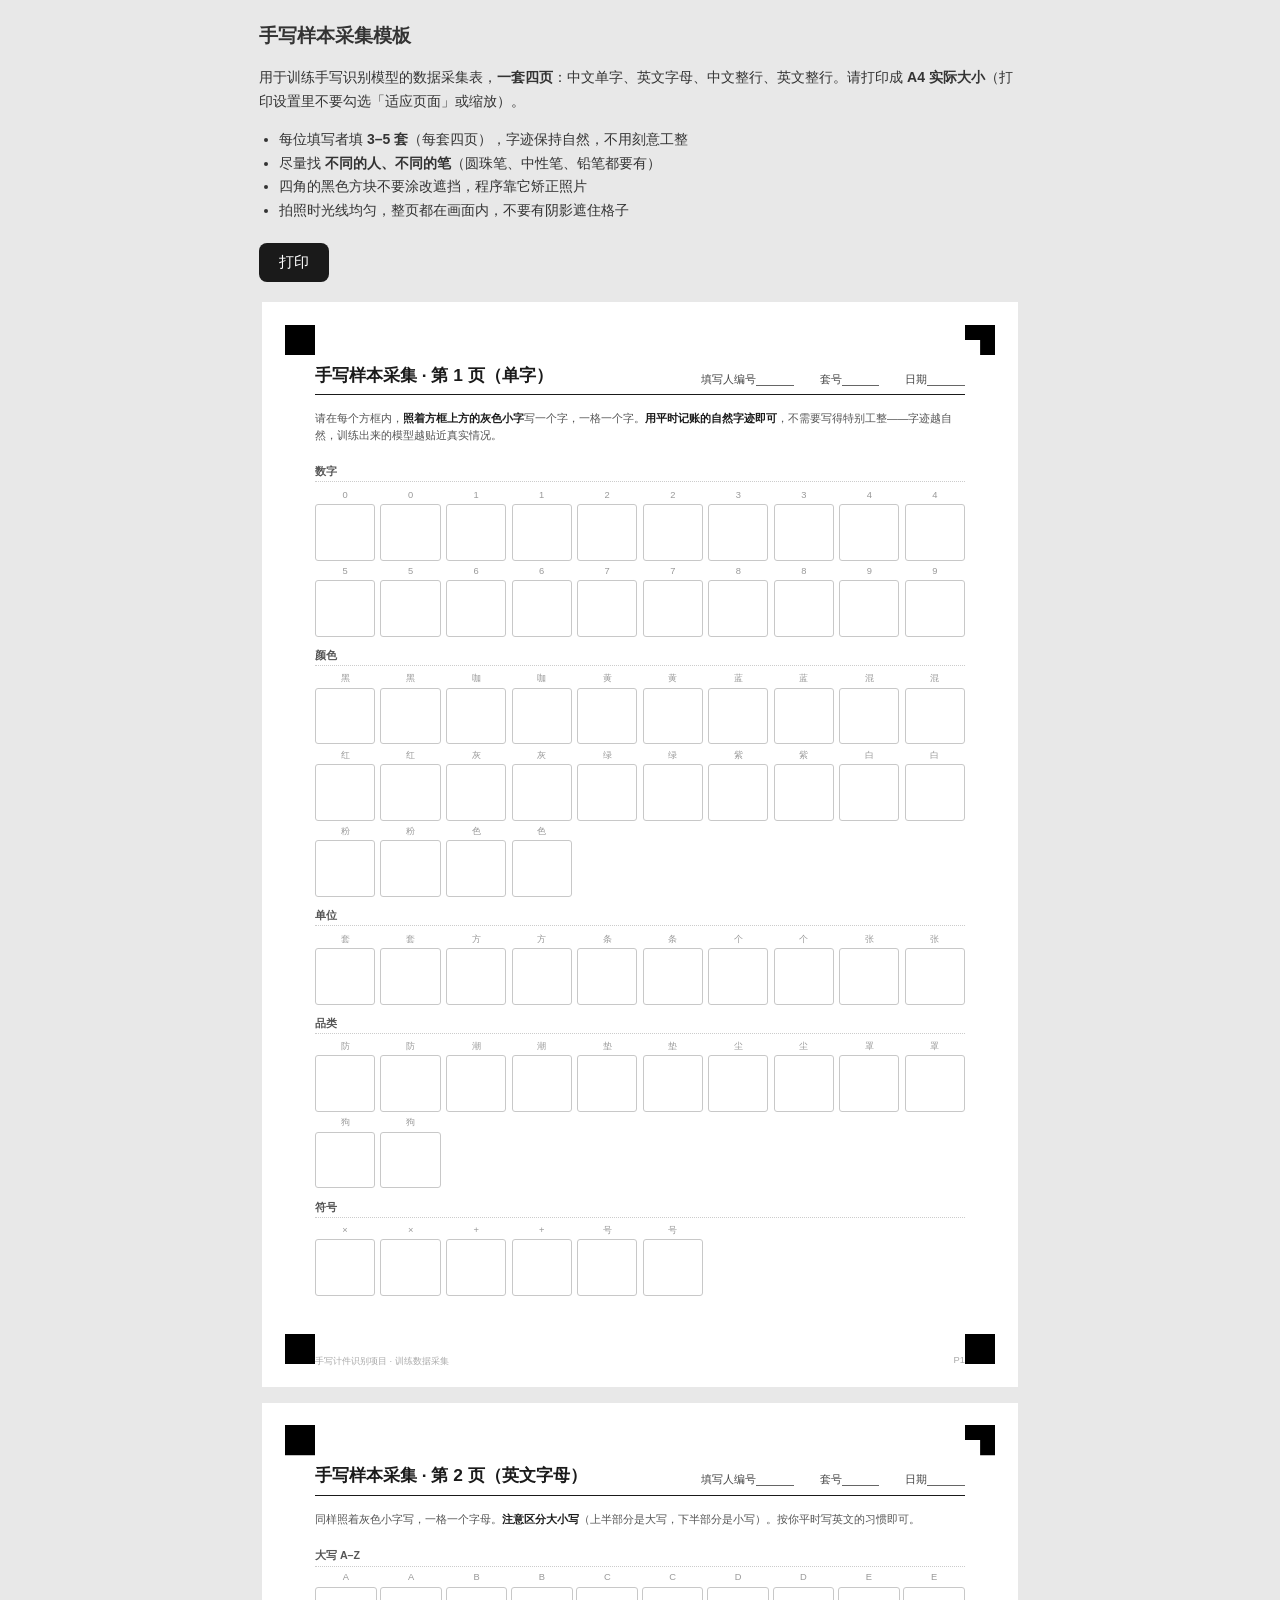
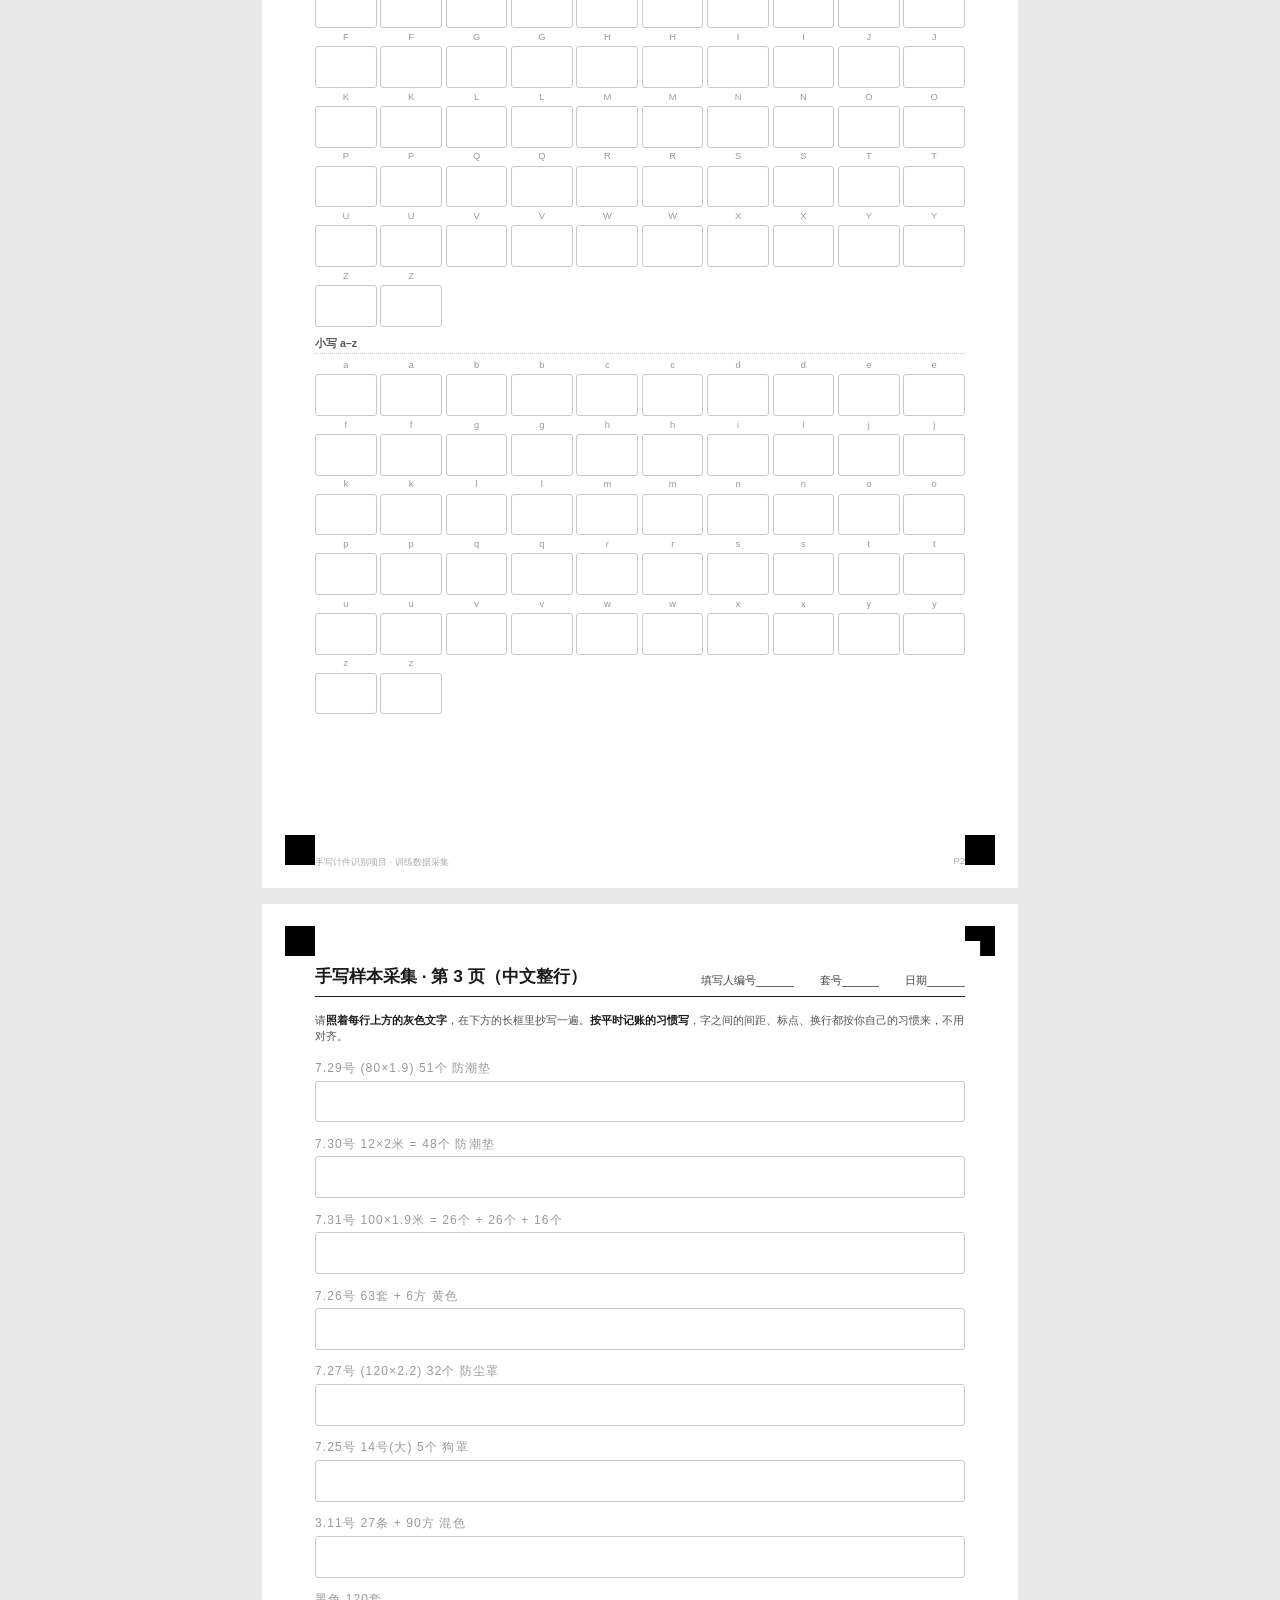
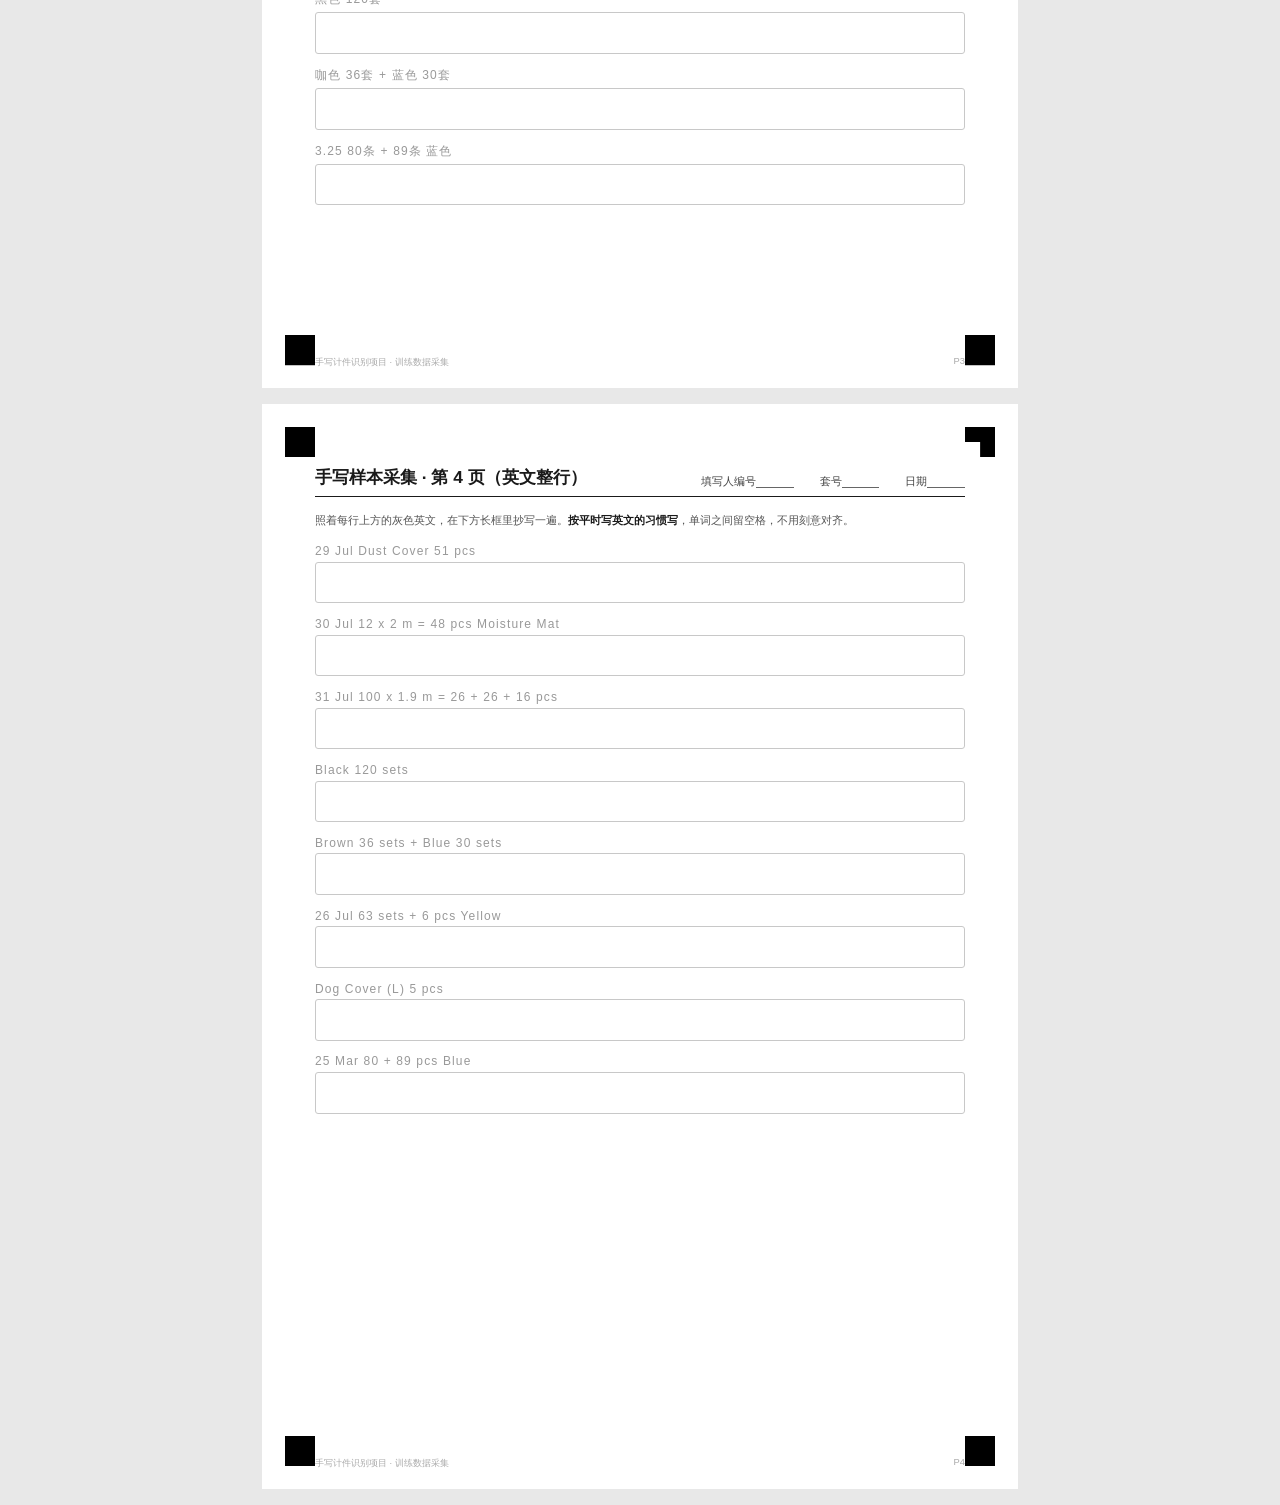
<file: template/handwriting-template.html>
<!DOCTYPE html>
<html lang="zh">
<head>
<meta charset="UTF-8">
<meta name="viewport" content="width=device-width, initial-scale=1, viewport-fit=cover">
<title>手写样本采集模板</title>
<style>
  :root {
    --ink: #1a1a1a;
    --label: #999;
    --box: #c8c8c8;
    --bg: #ffffff;
    box-sizing: border-box;
    padding-top: env(safe-area-inset-top, 0px);
    padding-bottom: env(safe-area-inset-bottom, 0px);
  }
  *, *::before, *::after { box-sizing: inherit; }

  body {
    margin: 0;
    background: #e8e8e8;
    font-family: "PingFang SC", "Microsoft YaHei", "Hiragino Sans GB", sans-serif;
    color: var(--ink);
  }

  .screen-note {
    max-width: 210mm;
    margin: 0 auto;
    padding: 20px 16px;
    font-size: 14px;
    line-height: 1.7;
    color: #333;
  }
  .screen-note h1 { font-size: 19px; margin: 0 0 10px; }
  .screen-note ul { margin: 8px 0; padding-left: 20px; }
  .screen-note button {
    margin-top: 12px;
    padding: 10px 20px;
    font-size: 15px;
    border: none;
    border-radius: 8px;
    background: #1a1a1a;
    color: #fff;
    cursor: pointer;
  }

  .page {
    width: 200mm;
    height: 287mm;
    padding: 12mm 14mm 14mm;
    overflow: hidden;
    margin: 0 auto 16px;
    background: var(--bg);
    position: relative;
    page-break-after: always;
  }

  /* Corner fiducials for perspective correction.
     Drawn as inline SVG rather than a background colour: browsers strip
     background colours when printing, which silently removed these. */
  .fid {
    position: absolute;
    width: 8mm;
    height: 8mm;
    line-height: 0;
  }
  .fid svg { width: 100%; height: 100%; display: block; }
  .fid.tl { top: 6mm; left: 6mm; }
  .fid.tr { top: 6mm; right: 6mm; }
  .fid.bl { bottom: 6mm; left: 6mm; }
  .fid.br { bottom: 6mm; right: 6mm; }

  header {
    margin: 4mm 0 4mm;
    display: flex;
    justify-content: space-between;
    align-items: flex-end;
    border-bottom: 0.4mm solid var(--ink);
    padding-bottom: 2mm;
  }
  header h2 { font-size: 13pt; margin: 0; font-weight: 600; }
  header .meta { font-size: 8.5pt; color: #444; }
  header .meta span { display: inline-block; margin-left: 6mm; }
  header .meta u { text-decoration: none; border-bottom: 0.3mm solid #666; padding: 0 5mm; }

  .howto {
    font-size: 8pt;
    color: #555;
    line-height: 1.55;
    margin-bottom: 4mm;
  }
  .howto b { color: var(--ink); }

  /* --- character grid --- */
  .grid {
    display: grid;
    grid-template-columns: repeat(10, 1fr);
    gap: 1.4mm;
  }
  .cell { text-align: center; }
  .cell .tag {
    font-size: 7pt;
    color: var(--label);
    line-height: 1.1;
    margin-bottom: 0.8mm;
    height: 3mm;
  }
  .cell .write {
    height: 15mm;
    border: 0.3mm solid var(--box);
    border-radius: 0.8mm;
  }
  .grid.compact { gap: 1mm; }
  .grid.compact .cell .write { height: 11mm; }
  .group-head {
    grid-column: 1 / -1;
    font-size: 8pt;
    color: #555;
    font-weight: 600;
    margin: 1.8mm 0 0.5mm;
    padding-bottom: 0.6mm;
    border-bottom: 0.2mm dotted #ccc;
  }

  /* --- line copying --- */
  .lines { margin-top: 2mm; }
  .line-item { margin-bottom: 3.6mm; }
  .line-item .src {
    font-size: 9pt;
    color: var(--label);
    margin-bottom: 1mm;
    letter-spacing: 0.3mm;
  }
  .line-item .rule {
    height: 11mm;
    border: 0.3mm solid var(--box);
    border-radius: 0.8mm;
  }

  footer {
    position: absolute;
    bottom: 5mm;
    left: 14mm;
    right: 14mm;
    font-size: 7pt;
    color: #aaa;
    display: flex;
    justify-content: space-between;
  }

  @media print {
    body { background: #fff; }
    * { -webkit-print-color-adjust: exact; print-color-adjust: exact; }
    .screen-note { display: none; }
    .page { margin: 0; box-shadow: none; }
    @page { size: A4; margin: 5mm; }
  }

  @media (prefers-color-scheme: dark) {
    :root:not([data-theme="light"]) { }
  }
</style>
</head>
<body>

<div class="screen-note">
  <h1>手写样本采集模板</h1>
  <p>用于训练手写识别模型的数据采集表，<b>一套四页</b>：中文单字、英文字母、中文整行、英文整行。请打印成 <b>A4 实际大小</b>（打印设置里不要勾选「适应页面」或缩放）。</p>
  <ul>
    <li>每位填写者填 <b>3–5 套</b>（每套四页），字迹保持自然，不用刻意工整</li>
    <li>尽量找 <b>不同的人、不同的笔</b>（圆珠笔、中性笔、铅笔都要有）</li>
    <li>四角的黑色方块不要涂改遮挡，程序靠它矫正照片</li>
    <li>拍照时光线均匀，整页都在画面内，不要有阴影遮住格子</li>
  </ul>
  <button onclick="window.print()">打印</button>
</div>

<!-- ============ PAGE 1: isolated characters ============ -->
<div class="page">
  <div class="fid tl"><svg viewBox="0 0 10 10" xmlns="http://www.w3.org/2000/svg" aria-hidden="true"><rect x="0" y="0" width="10" height="10" fill="#000"/></svg></div><div class="fid tr"><svg viewBox="0 0 10 10" xmlns="http://www.w3.org/2000/svg" aria-hidden="true"><polygon points="0,0 10,0 10,10 5,10 5,5 0,5" fill="#000"/></svg></div>
  <div class="fid bl"><svg viewBox="0 0 10 10" xmlns="http://www.w3.org/2000/svg" aria-hidden="true"><rect x="0" y="0" width="10" height="10" fill="#000"/></svg></div><div class="fid br"><svg viewBox="0 0 10 10" xmlns="http://www.w3.org/2000/svg" aria-hidden="true"><rect x="0" y="0" width="10" height="10" fill="#000"/></svg></div>

  <header>
    <h2>手写样本采集 · 第 1 页（单字）</h2>
    <div class="meta">
      <span>填写人编号 <u></u></span>
      <span>套号 <u></u></span>
      <span>日期 <u></u></span>
    </div>
  </header>

  <div class="howto">
    请在每个方框内，<b>照着方框上方的灰色小字</b>写一个字，一格一个字。<b>用平时记账的自然字迹即可</b>，不需要写得特别工整——字迹越自然，训练出来的模型越贴近真实情况。
  </div>

  <div class="grid" id="grid1"></div>

  <footer><span>手写计件识别项目 · 训练数据采集</span><span>P1</span></footer>
</div>

<!-- ============ PAGE 2: English letters ============ -->
<div class="page">
  <div class="fid tl"><svg viewBox="0 0 10 10" xmlns="http://www.w3.org/2000/svg" aria-hidden="true"><rect x="0" y="0" width="10" height="10" fill="#000"/></svg></div><div class="fid tr"><svg viewBox="0 0 10 10" xmlns="http://www.w3.org/2000/svg" aria-hidden="true"><polygon points="0,0 10,0 10,10 5,10 5,5 0,5" fill="#000"/></svg></div>
  <div class="fid bl"><svg viewBox="0 0 10 10" xmlns="http://www.w3.org/2000/svg" aria-hidden="true"><rect x="0" y="0" width="10" height="10" fill="#000"/></svg></div><div class="fid br"><svg viewBox="0 0 10 10" xmlns="http://www.w3.org/2000/svg" aria-hidden="true"><rect x="0" y="0" width="10" height="10" fill="#000"/></svg></div>

  <header>
    <h2>手写样本采集 · 第 2 页（英文字母）</h2>
    <div class="meta">
      <span>填写人编号 <u></u></span>
      <span>套号 <u></u></span>
      <span>日期 <u></u></span>
    </div>
  </header>

  <div class="howto">
    同样照着灰色小字写，一格一个字母。<b>注意区分大小写</b>（上半部分是大写，下半部分是小写）。按你平时写英文的习惯即可。
  </div>

  <div class="grid compact" id="grid2"></div>

  <footer><span>手写计件识别项目 · 训练数据采集</span><span>P2</span></footer>
</div>

<!-- ============ PAGE 3: Chinese lines ============ -->
<div class="page">
  <div class="fid tl"><svg viewBox="0 0 10 10" xmlns="http://www.w3.org/2000/svg" aria-hidden="true"><rect x="0" y="0" width="10" height="10" fill="#000"/></svg></div><div class="fid tr"><svg viewBox="0 0 10 10" xmlns="http://www.w3.org/2000/svg" aria-hidden="true"><polygon points="0,0 10,0 10,10 5,10 5,5 0,5" fill="#000"/></svg></div>
  <div class="fid bl"><svg viewBox="0 0 10 10" xmlns="http://www.w3.org/2000/svg" aria-hidden="true"><rect x="0" y="0" width="10" height="10" fill="#000"/></svg></div><div class="fid br"><svg viewBox="0 0 10 10" xmlns="http://www.w3.org/2000/svg" aria-hidden="true"><rect x="0" y="0" width="10" height="10" fill="#000"/></svg></div>

  <header>
    <h2>手写样本采集 · 第 3 页（中文整行）</h2>
    <div class="meta">
      <span>填写人编号 <u></u></span>
      <span>套号 <u></u></span>
      <span>日期 <u></u></span>
    </div>
  </header>

  <div class="howto">
    请<b>照着每行上方的灰色文字</b>，在下方的长框里抄写一遍。<b>按平时记账的习惯写</b>，字之间的间距、标点、换行都按你自己的习惯来，不用对齐。
  </div>

  <div class="lines" id="lines"></div>

  <footer><span>手写计件识别项目 · 训练数据采集</span><span>P3</span></footer>
</div>

<!-- ============ PAGE 4: English lines ============ -->
<div class="page">
  <div class="fid tl"><svg viewBox="0 0 10 10" xmlns="http://www.w3.org/2000/svg" aria-hidden="true"><rect x="0" y="0" width="10" height="10" fill="#000"/></svg></div><div class="fid tr"><svg viewBox="0 0 10 10" xmlns="http://www.w3.org/2000/svg" aria-hidden="true"><polygon points="0,0 10,0 10,10 5,10 5,5 0,5" fill="#000"/></svg></div>
  <div class="fid bl"><svg viewBox="0 0 10 10" xmlns="http://www.w3.org/2000/svg" aria-hidden="true"><rect x="0" y="0" width="10" height="10" fill="#000"/></svg></div><div class="fid br"><svg viewBox="0 0 10 10" xmlns="http://www.w3.org/2000/svg" aria-hidden="true"><rect x="0" y="0" width="10" height="10" fill="#000"/></svg></div>

  <header>
    <h2>手写样本采集 · 第 4 页（英文整行）</h2>
    <div class="meta">
      <span>填写人编号 <u></u></span>
      <span>套号 <u></u></span>
      <span>日期 <u></u></span>
    </div>
  </header>

  <div class="howto">
    照着每行上方的灰色英文，在下方长框里抄写一遍。<b>按平时写英文的习惯写</b>，单词之间留空格，不用刻意对齐。
  </div>

  <div class="lines" id="linesEn"></div>

  <footer><span>手写计件识别项目 · 训练数据采集</span><span>P4</span></footer>
</div>

<script>
  // 31 characters, grouped. Each is written 3 times.
  const groups = [
    { name: '数字', chars: ['0','1','2','3','4','5','6','7','8','9'] },
    { name: '颜色', chars: ['黑','咖','黄','蓝','混','红','灰','绿','紫','白','粉','色'] },
    { name: '单位', chars: ['套','方','条','个','张'] },
    { name: '品类', chars: ['防','潮','垫','尘','罩','狗'] },
    { name: '符号', chars: ['×','+','号'] },
  ];
  const REPEAT = 2;

  const letters = s => s.split('');
  const englishGroups = [
    { name: '大写 A–Z', chars: letters('ABCDEFGHIJKLMNOPQRSTUVWXYZ') },
    { name: '小写 a–z', chars: letters('abcdefghijklmnopqrstuvwxyz') },
  ];

  function fillGrid(el, groupList) {
    groupList.forEach(g => {
      const head = document.createElement('div');
      head.className = 'group-head';
      head.textContent = g.name;
      el.appendChild(head);

      g.chars.forEach(ch => {
        for (let i = 0; i < REPEAT; i++) {
          const cell = document.createElement('div');
          cell.className = 'cell';
          cell.innerHTML = '<div class="tag">' + ch + '</div><div class="write"></div>';
          el.appendChild(cell);
        }
      });
    });
  }

  fillGrid(document.getElementById('grid1'), groups);
  fillGrid(document.getElementById('grid2'), englishGroups);

  // Lines mirroring the real notebook formats, chosen to cover
  // the × (dimension) vs + (addition) ambiguity, mixed units and multi-item rows.
  const sampleLines = [
    '7.29号 (80×1.9) 51个 防潮垫',
    '7.30号 12×2米 = 48个 防潮垫',
    '7.31号 100×1.9米 = 26个 + 26个 + 16个',
    '7.26号 63套 + 6方 黄色',
    '7.27号 (120×2.2) 32个 防尘罩',
    '7.25号 14号(大) 5个 狗罩',
    '3.11号 27条 + 90方 混色',
    '黑色 120套',
    '咖色 36套 + 蓝色 30套',
    '3.25 80条 + 89条 蓝色',
  ];

  // English equivalents, covering the same ambiguities in the formats a
  // New Zealand workshop would plausibly use.
  const sampleLinesEn = [
    '29 Jul  Dust Cover  51 pcs',
    '30 Jul  12 x 2 m = 48 pcs  Moisture Mat',
    '31 Jul  100 x 1.9 m = 26 + 26 + 16 pcs',
    'Black 120 sets',
    'Brown 36 sets + Blue 30 sets',
    '26 Jul  63 sets + 6 pcs  Yellow',
    'Dog Cover (L)  5 pcs',
    '25 Mar  80 + 89 pcs  Blue',
  ];

  function fillLines(el, list) {
    list.forEach(t => {
      const item = document.createElement('div');
      item.className = 'line-item';
      item.innerHTML = '<div class="src">' + t + '</div><div class="rule"></div>';
      el.appendChild(item);
    });
  }

  fillLines(document.getElementById('lines'), sampleLines);
  fillLines(document.getElementById('linesEn'), sampleLinesEn);
</script>

</body>
</html>
</file>
